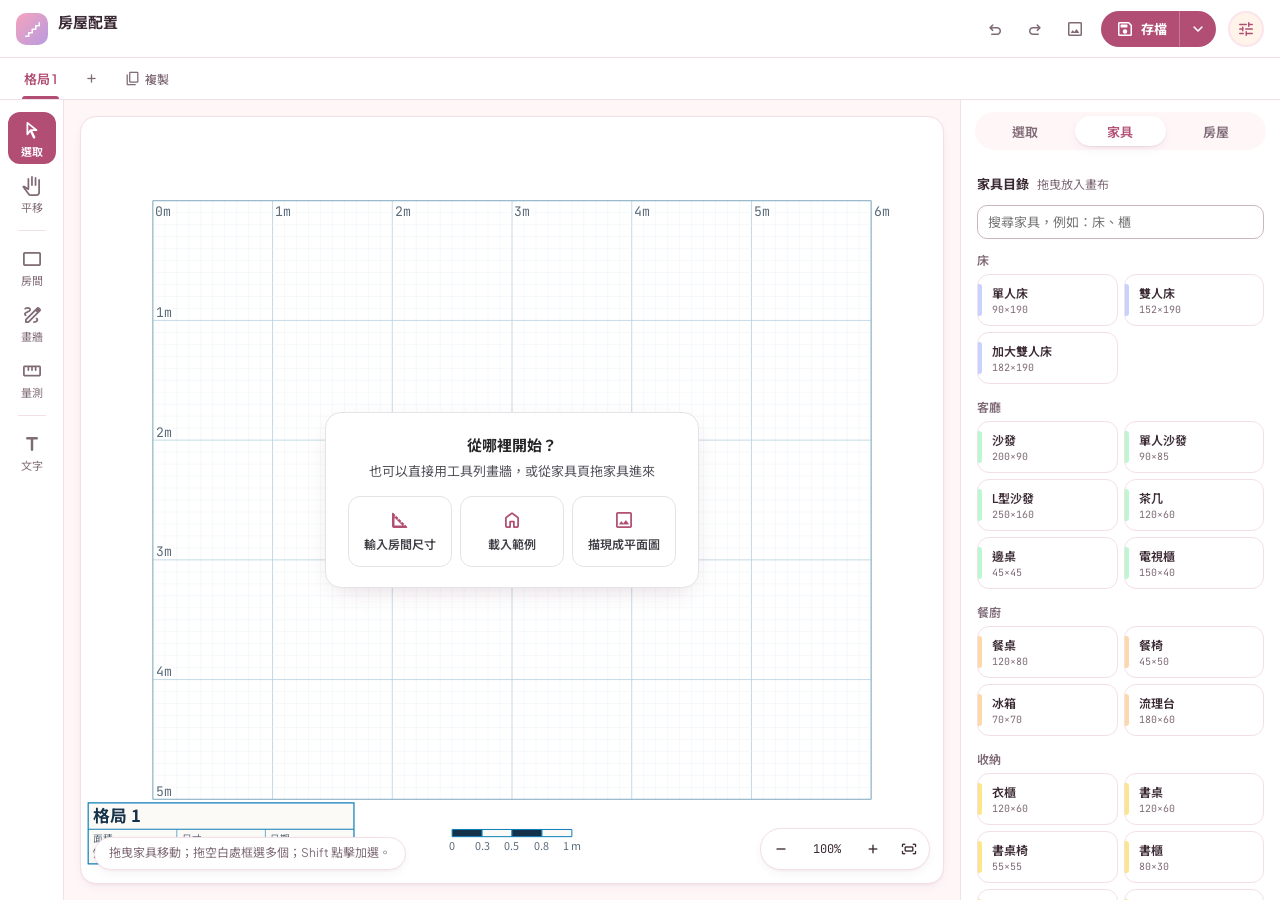
<file: index.html>
<!doctype html>
<html lang="zh-Hant">
<head>
<meta charset="utf-8">
<meta name="viewport" content="width=device-width, initial-scale=1">
<meta name="theme-color" content="#FFFFFF">
<title>房屋家具配置工具</title>
<script>
  // 配色與深淺色存本機；載入前套用，避免閃色
  (function(){
    var d = document.documentElement, p = 'candy', t = null;
    try { p = localStorage.getItem('roomplanner_palette') || 'candy'; t = localStorage.getItem('roomplanner_theme'); } catch(_){}
    if(['candy','rose','tiffany','lemon'].indexOf(p) < 0) p = 'candy';
    d.dataset.palette = p;
    d.dataset.theme = t ? t : (matchMedia('(prefers-color-scheme:dark)').matches ? 'dark' : 'light');
  })();
</script>
<link rel="preconnect" href="https://fonts.googleapis.com">
<link rel="preconnect" href="https://fonts.gstatic.com" crossorigin>
<link rel="stylesheet" href="https://fonts.googleapis.com/css2?family=Material+Symbols+Rounded:opsz,wght,FILL,GRAD@20..24,300,0,0&display=block">
<link href="https://fonts.googleapis.com/css2?family=Noto+Sans+TC:wght@400;500;700&family=Plus+Jakarta+Sans:wght@400;500;600;700&family=JetBrains+Mono:wght@400;500;600&display=swap" rel="stylesheet">
<link rel="stylesheet" href="style.css?v=33">
</head>
<body>
<header class="topbar">
  <div class="brand">
    <span class="logo" aria-hidden="true"><span class="msr">floor_plan</span></span>
    <span class="bname"><b>房屋配置</b><small class="savestate" id="saveState" aria-live="polite"></small></span>
  </div>
  <div class="toolgroups">
    <button id="btnUndo" class="ib" title="復原 (Ctrl+Z)" aria-label="復原"><span class="msr">undo</span></button>
    <button id="btnRedo" class="ib" title="重做 (Ctrl+Y)" aria-label="重做"><span class="msr">redo</span></button>
    <button id="btnCopy" class="ib" title="複製平面圖，可貼到 LINE／Discord" aria-label="複製圖"><span class="msr">image</span></button>
    <div class="more-wrap split">
      <button id="btnSave" class="primary" title="存成檔案（可再讀回續編）"><span class="msr">save</span><span class="lbl">存檔</span></button>
      <button id="btnMore" class="primary caret" aria-haspopup="true" aria-expanded="false" title="更多操作" aria-label="更多操作"><span class="msr">expand_more</span></button>
      <div class="menu" id="moreMenu" role="menu" hidden>
        <button id="btnExample" role="menuitem" title="載入三房兩廳範例"><span class="msr">other_houses</span><span class="lbl">載入範例</span></button>
        <button id="btnLoad" role="menuitem" title="讀取 .html / .json 續編"><span class="msr">folder_open</span><span class="lbl">讀取續編</span></button>
        <button id="btnShare" role="menuitem" title="複製分享連結"><span class="msr">link</span><span class="lbl">分享連結</span></button>
        <button id="btnLong" role="menuitem" title="下載含所有分頁的長圖"><span class="msr">view_agenda</span><span class="lbl">全分頁長圖</span></button>
        <button id="btnPrint" role="menuitem" title="列印 / 另存 PDF"><span class="msr">print</span><span class="lbl">列印 / PDF</span></button>
        <div class="menu-sep"></div>
        <button id="btnClear" class="danger" role="menuitem" title="清空目前分頁"><span class="msr">delete</span><span class="lbl">清空目前分頁</span></button>
      </div>
      <input type="file" id="fileInput" accept=".html,.json" hidden>
    </div>
    <button id="btnSidebar" class="ib mobile-only" title="顯示／隱藏面板" aria-label="面板"><span class="msr">view_sidebar</span></button>
    <div class="more-wrap">
      <button id="btnUser" class="avatar" aria-haspopup="true" aria-expanded="false" title="外觀與說明" aria-label="外觀與說明"><span class="msr">tune</span></button>
      <div class="menu" id="userMenu" role="menu" hidden>
        <p class="menu-title">外觀</p>
        <button id="btnTheme" role="menuitem"><span class="msr">dark_mode</span><span class="lbl">深色模式</span></button>
        <p class="menu-title">配色</p>
        <div class="pal-row" role="group" aria-label="配色">
          <button role="menuitemradio" data-pal="candy" title="糖果"><i class="dot"></i><span class="lbl">糖果</span></button>
          <button role="menuitemradio" data-pal="rose" title="玫瑰"><i class="dot"></i><span class="lbl">玫瑰</span></button>
          <button role="menuitemradio" data-pal="tiffany" title="蒂芬妮"><i class="dot"></i><span class="lbl">蒂芬妮</span></button>
          <button role="menuitemradio" data-pal="lemon" title="檸檬"><i class="dot"></i><span class="lbl">檸檬</span></button>
        </div>
        <div class="menu-sep"></div>
        <button id="btnHelp" role="menuitem" title="使用說明 / 快捷鍵"><span class="msr">help</span><span class="lbl">使用說明</span></button>
      </div>
    </div>
  </div>
</header>

<div id="helpOverlay" class="overlay" hidden>
  <div class="modal" role="dialog" aria-modal="true" aria-labelledby="helpTitle">
    <button class="modal-x" id="helpClose" aria-label="關閉"><span class="msr">close</span></button>
    <h2 id="helpTitle">使用說明</h2>
    <h3>模式（左側工具列）</h3>
    <ul>
      <li><b>選取</b>：拖家具移動；拖空白處框選多個；Shift 點擊加選。</li>
      <li><b>平移</b>：拖曳畫布；也可空白鍵／中鍵／雙指。</li>
      <li><b>房間</b>：拖一個方框生成四面牆；下方提示列可「輸入長寬」直接建。</li>
      <li><b>畫牆</b>：點起點再一路點下去連續畫，點回起點自動封閉，Esc 結束；預設水平／垂直，Shift 畫斜牆。選取牆可輸入精確長度。</li>
      <li><b>量測</b>：拖一條線量任意距離（cm）。</li>
    </ul>
    <h3>選取家具後</h3>
    <ul>
      <li>上方浮出小工具列：旋轉、再製、刪除（門可換開向）。</li>
      <li>四角控制點拖曳改大小、上方圓點旋轉（吸附 15°，Shift 自由）。</li>
      <li>自動顯示到周圍牆的間距；右側「選取」頁可輸入精確 cm、換色、加標籤。</li>
    </ul>
    <h3>快捷鍵</h3>
    <ul class="keys">
      <li><kbd>V</kbd> 選取　<kbd>H</kbd> 平移　<kbd>B</kbd> 房間　<kbd>W</kbd> 畫牆　<kbd>M</kbd> 量測　<kbd>T</kbd> 文字</li>
      <li><kbd>方向鍵</kbd> 微調（<kbd>Shift</kbd>=1cm）</li>
      <li><kbd>R</kbd> 旋轉 90°</li>
      <li><kbd>Ctrl</kbd>+<kbd>Z</kbd>/<kbd>Y</kbd> 復原／重做</li>
      <li><kbd>Ctrl</kbd>+<kbd>C</kbd>/<kbd>V</kbd>/<kbd>D</kbd> 複製／貼上／再製</li>
      <li><kbd>Ctrl</kbd>+<kbd>A</kbd> 全選</li>
      <li><kbd>Delete</kbd> 刪除　<kbd>Esc</kbd> 取消</li>
      <li>滾輪／雙指 縮放</li>
    </ul>
    <h3>其他（右側「房屋」頁）</h3>
    <ul>
      <li><b>房間面積</b>：勾選後牆圍出的每間房自動標坪數。</li>
      <li><b>空間健檢</b>：勾「標出太窄的走道」，圖上小於設定值的空隙會標紅並列出，點一下跳過去看。貼牆（距離 0）不算違規。</li>
      <li><b>水電符號</b>：插座／開關／網路孔是電氣圖示意符號，畫面大小為好辨識，非實際器具尺寸，也不列入走道計算。</li>
      <li><b>底圖描圖</b>：上傳現成平面圖→校準比例→描牆擺家具。</li>
      <li><b>分頁</b>：多方案並存對比；存檔旁的選單有<b>分享</b>連結、<b>長圖</b>含所有分頁、<b>列印</b>可另存 PDF。</li>
      <li><b>配色</b>：右上角圓鈕可切換深淺色與四組配色。</li>
    </ul>
  </div>
</div>

<nav class="tabbar" id="tabbar" aria-label="格局分頁"></nav>

<main class="layout">
  <nav class="dock" aria-label="工具">
    <button id="modeSelect" class="tool" aria-pressed="true" title="選取（V）" aria-keyshortcuts="V"><span class="msr">arrow_selector_tool</span><span>選取</span></button>
    <button id="modePan" class="tool" aria-pressed="false" title="平移（H）" aria-keyshortcuts="H"><span class="msr">pan_tool</span><span>平移</span></button>
    <hr>
    <button id="modeRoom" class="tool" aria-pressed="false" title="房間（B）" aria-keyshortcuts="B"><span class="msr">rectangle</span><span>房間</span></button>
    <button id="modeWall" class="tool" aria-pressed="false" title="畫牆（W）" aria-keyshortcuts="W"><span class="msr">draw</span><span>畫牆</span></button>
    <button id="modeMeasure" class="tool" aria-pressed="false" title="量測（M）" aria-keyshortcuts="M"><span class="msr">straighten</span><span>量測</span></button>
    <hr>
    <button id="addText" class="tool" title="文字（T）" aria-keyshortcuts="T"><span class="msr">title</span><span>文字</span></button>
  </nav>

  <div class="canvas-wrap">
    <svg id="board" xmlns="http://www.w3.org/2000/svg" preserveAspectRatio="xMidYMid meet"></svg>
    <div id="emptyHint" class="empty-hint start" hidden>
      <h3>從哪裡開始？</h3>
      <p>也可以直接用工具列畫牆，或從家具頁拖家具進來</p>
      <div class="start-btns">
        <button type="button" id="startRoom"><span class="msr">square_foot</span>輸入房間尺寸</button>
        <button type="button" id="startExample"><span class="msr">home</span>載入範例</button>
        <button type="button" id="startTrace"><span class="msr">image</span>描現成平面圖</button>
      </div>
    </div>
    <div id="ctxBar" class="ctx-bar" role="toolbar" aria-label="選取物件操作" hidden></div>
    <p class="mode-hint" id="modeHint">拖曳家具移動；拖空白處框選多個；Shift 點擊加選。</p>
    <div class="zoom-ctl" role="group" aria-label="縮放">
      <button id="zoomOut" aria-label="縮小"><span class="msr">remove</span></button>
      <button id="zoomLabel" class="num" title="重設縮放">100%</button>
      <button id="zoomIn" aria-label="放大"><span class="msr">add</span></button>
      <button id="zoomFit" title="符合視窗" aria-label="符合視窗"><span class="msr">fit_screen</span></button>
    </div>
    <div id="toast" class="toast" role="status" aria-live="polite"></div>
  </div>

  <aside class="insp" aria-label="檢視面板">
    <div class="itabs" role="tablist">
      <button role="tab" data-insp="sel" aria-selected="false">選取</button>
      <button role="tab" data-insp="furn" aria-selected="true">家具</button>
      <button role="tab" data-insp="house" aria-selected="false">房屋</button>
    </div>

    <div class="ipane" data-pane="sel" hidden>
      <section class="panel" id="editorSection">
        <h2>編輯選取</h2>
        <div id="editor"><p class="hint">點選畫布上的家具／牆／文字來編輯。</p></div>
        <p class="hint">滾輪縮放；空白鍵或中鍵拖曳平移。</p>
      </section>
    </div>

    <div class="ipane" data-pane="furn">
      <section class="panel">
        <h2>家具目錄 <span class="sub">拖曳放入畫布</span></h2>
        <input type="search" id="catSearch" placeholder="搜尋家具，例如：床、櫃" aria-label="搜尋家具">
        <div id="catalog"></div>
      </section>
    </div>

    <div class="ipane" data-pane="house" hidden>
      <section class="panel">
        <h2>房屋尺寸</h2>
        <div class="row">
          <label>寬 <input type="number" id="areaW" class="num" min="100" max="3000" step="10"> cm</label>
          <label>深 <input type="number" id="areaH" class="num" min="100" max="3000" step="10"> cm</label>
        </div>
        <p class="pyeong num" id="pyeong">0 坪</p>
        <div class="row">
          <label>格線 <select id="gridSel">
            <option value="5">5 cm</option>
            <option value="10" selected>10 cm</option>
            <option value="25">25 cm</option>
            <option value="50">50 cm</option>
          </select></label>
          <label class="chk"><input type="checkbox" id="snapChk" checked> 吸附格線</label>
        </div>
        <label class="chk"><input type="checkbox" id="areaChk"> 顯示房間面積</label>
        <label class="chk"><input type="checkbox" id="titleChk" checked> 顯示圖框標題</label>
      </section>

      <section class="panel card tint">
        <h2>空間健檢 <span class="sub">走道夠不夠寬</span></h2>
        <label class="chk"><input type="checkbox" id="clearChk"> 標出太窄的走道</label>
        <div class="row gap-top">
          <label>最少 <input type="number" id="clearMin" class="num" min="30" max="300" step="5" value="70"> cm</label>
          <select id="clearPreset">
            <option value="">自訂</option>
            <option value="60">60・側身勉強過</option>
            <option value="70" selected>70・一個人好走</option>
            <option value="90">90・標準走道</option>
            <option value="120">120・兩人並行</option>
          </select>
        </div>
        <div id="healthOut"><p class="hint">勾選後檢查走道寬度與門前、馬桶前等常見淨空。</p></div>
      </section>

      <section class="panel">
        <h2>底圖描圖 <span class="sub">選用</span></h2>
        <input type="file" id="bgInput" accept="image/*" hidden>
        <button class="toolwide" id="bgUpload"><span class="msr">upload</span><span>上傳平面圖</span></button>
        <div id="bgCtl" class="gap-top" hidden>
          <label class="range">透明度 <input type="range" id="bgOpacity" min="0.1" max="1" step="0.1" value="0.5"></label>
          <div class="row gap-top">
            <button class="toolwide grow" id="bgCalib"><span class="msr">straighten</span><span>校準比例</span></button>
            <button class="toolwide del" id="bgRemove">移除</button>
          </div>
        </div>
        <p class="hint">上傳現成平面圖→校準比例→在上面描牆、擺家具。</p>
      </section>
    </div>
  </aside>
</main>

<script src="app.js?v=33" defer></script>
</body>
</html>
</file>
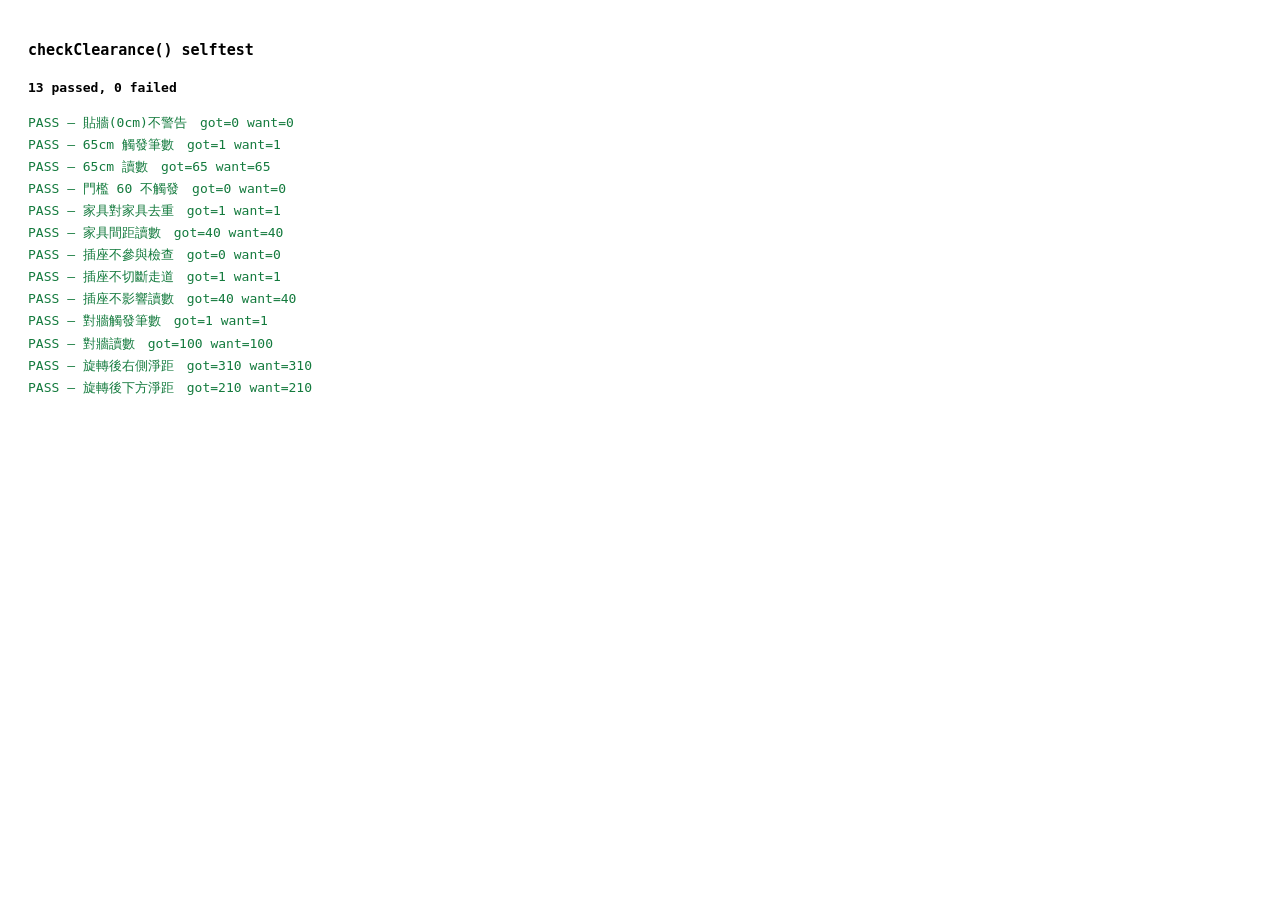
<file: selftest.html>
<!doctype html>
<html lang="zh-Hant">
<head><meta charset="utf-8"><title>走道檢查 selftest</title>
<style>body{font-family:ui-monospace,monospace;padding:20px;font-size:13px;line-height:1.7}
.p{color:#137a3d}.f{color:#c2185b;font-weight:700}h1{font-size:15px}</style></head>
<body>
<h1>checkClearance() selftest</h1>
<div id="out">執行中…</div>
<script src="app.js"></script>
<script>
// app.js 無 #board 時 init() 直接 return，只留函式可測。
const area = {w:400, h:300}, grid = 10;
const F = (id,type,x,y,w,d,rot) => ({id, type, x, y, w, d, rot:rot||0, label:''});
let pass = 0, fail = 0; const rows = [];
function eq(name, got, want){
  const ok = JSON.stringify(got) === JSON.stringify(want);
  ok ? pass++ : fail++;
  rows.push(`<div class="${ok?'p':'f'}">${ok?'PASS':'FAIL'} — ${name}　got=${JSON.stringify(got)} want=${JSON.stringify(want)}</div>`);
}

// 1) 沙發貼左上牆：淨距 0 是刻意配置，不得警告
eq('貼牆(0cm)不警告', checkClearance([F('a','沙發',0,0,200,90)], [], area, grid, 70).length, 0);

// 2) 餐桌右側離牆 65cm，門檻 70 → 1 筆、數值 65
{ const v = checkClearance([F('a','餐桌',215,0,120,80)], [], area, grid, 70);
  eq('65cm 觸發筆數', v.length, 1);
  eq('65cm 讀數', v[0] && Math.round(v[0].gap), 65); }

// 3) 同一張圖，門檻降到 60 → 不觸發
eq('門檻 60 不觸發', checkClearance([F('a','餐桌',215,0,120,80)], [], area, grid, 60).length, 0);

// 4) 家具對家具相距 40cm：兩邊各算一次，去重後只報 1 筆
{ const v = checkClearance([F('a','衣櫃',0,0,100,60), F('b','書桌',140,0,100,60)], [], area, grid, 70);
  eq('家具對家具去重', v.length, 1);
  eq('家具間距讀數', v[0] && Math.round(v[0].gap), 40); }

// 5) 水電符號不當障礙物、也不被檢查
eq('插座不參與檢查', checkClearance([F('a','插座',150,0,15,8)], [], area, grid, 70).length, 0);
{ const v = checkClearance([F('a','衣櫃',0,0,100,60), F('p','插座',120,0,15,8), F('b','書桌',140,0,100,60)], [], area, grid, 70);
  eq('插座不切斷走道', v.length, 1);
  eq('插座不影響讀數', v[0] && Math.round(v[0].gap), 40); }

// 6) 牆也是障礙物：內牆 x=200 往 + 側填滿一格（厚 10 → 牆面 200/210），衣櫃右緣 100 → 淨距 100
{ const v = checkClearance([F('a','衣櫃',0,0,100,60)], [{id:'w1',x1:200,y1:0,x2:200,y2:300}], area, grid, 120);
  eq('對牆觸發筆數', v.length, 1);
  eq('對牆讀數', v[0] && Math.round(v[0].gap), 100); }

// 7) 旋轉 90° 家具用視覺外框：衣櫃 120×60 轉 90 → 外框 60×120（x 30..90、y -30..90）
{ const g = clearanceGaps([F('a','衣櫃',0,0,120,60,90)], [], area, grid);
  const R = g.find(x => x.side==='R'), B = g.find(x => x.side==='B');
  eq('旋轉後右側淨距', R && Math.round(R.gap), 310);   // 400-90
  eq('旋轉後下方淨距', B && Math.round(B.gap), 210); } // 300-90

document.getElementById('out').innerHTML =
  `<p><b>${pass} passed, ${fail} failed</b></p>` + rows.join('');
</script>
</body>
</html>
</file>
<file: style.css>
/* 設計方向：比照收工的糖果風。四組配色 × 深淺色，各組只有一個強調色（--primary），品牌漸層只用在標誌。
   圓角規則：控件 10px、容器（畫布／面板卡／選單／彈窗）16px、主按鈕與提示膠囊全圓。畫布恆為白紙，紅色只用於刪除與警示。 */

/* ---- 配色（值與收工共用；--shadow 這裡是 rgb 三元組，給 rgba(var(--shadow),a) 用） ---- */
html[data-palette="candy"]{
  --bg:#fff6f8; --card:#ffffff; --text:#3b2a34; --muted:#7f6a76; --border:#f3dfe6;
  --primary:#b24e73; --primary-dark:#9a4062; --primary-light:#fce4ec; --on-primary:#ffffff;
  --danger:#c93a3a; --danger-light:#fbe3e1; --tint:#fff3ea;
  --brand-from:#f5a3bd; --brand-to:#b79be0; --input-bg:#ffffff; --shadow:120,60,90;
  --canvas-accent:#b24e73;   /* 畫布恆白：控制點固定用淺色版主色，深色模式不翻 */
}
html[data-palette="candy"][data-theme="dark"]{
  --bg:#1d1720; --card:#271f2a; --text:#f3e8ef; --muted:#b39cae; --border:#3b2f3e;
  --primary:#f4a3c0; --primary-dark:#ea8bb0; --primary-light:#3d2230; --on-primary:#3a1426;
  --danger:#f58f8f; --danger-light:#3d1c1c; --tint:#322626;
  --brand-from:#f7a8c0; --brand-to:#c9a8f0; --input-bg:#221a25; --shadow:0,0,0;
}
html[data-palette="rose"]{
  --bg:#fbf5f3; --card:#ffffff; --text:#4a3432; --muted:#8f6f6a; --border:#f0e1dc;
  --primary:#a85d63; --primary-dark:#8e4c52; --primary-light:#f8e8e8; --on-primary:#ffffff;
  --danger:#b8434b; --danger-light:#f9e1e2; --tint:#fbf0ec;
  --brand-from:#e8a0a6; --brand-to:#c9a06b; --input-bg:#ffffff; --shadow:92,61,56;
  --canvas-accent:#a85d63;
}
html[data-palette="rose"][data-theme="dark"]{
  --bg:#1f1719; --card:#2a2023; --text:#f3e6e6; --muted:#b89a9c; --border:#3d2d31;
  --primary:#e8a3a8; --primary-dark:#d98d93; --primary-light:#3d2529; --on-primary:#3a1d20;
  --danger:#f2959b; --danger-light:#3d1d20; --tint:#2f2325;
  --brand-from:#f0b5ba; --brand-to:#e6c394; --input-bg:#251c1f; --shadow:0,0,0;
}
html[data-palette="tiffany"]{
  --bg:#f2fbfa; --card:#ffffff; --text:#173b39; --muted:#5b7f7c; --border:#d5efec;
  --primary:#0b7f7a; --primary-dark:#08665f; --primary-light:#d4f3f0; --on-primary:#ffffff;
  --danger:#c8455a; --danger-light:#fbe2e7; --tint:#ecf9f7;
  --brand-from:#81d8d0; --brand-to:#0b7f7a; --input-bg:#ffffff; --shadow:23,59,57;
  --canvas-accent:#0b7f7a;
}
html[data-palette="tiffany"][data-theme="dark"]{
  --bg:#0f1d1d; --card:#162827; --text:#e3f4f2; --muted:#93b8b4; --border:#234140;
  --primary:#7fd8cf; --primary-dark:#63c4ba; --primary-light:#163d3a; --on-primary:#063532;
  --danger:#f49aab; --danger-light:#3d1d25; --tint:#17302e;
  --brand-from:#a6e6df; --brand-to:#7fd8cf; --input-bg:#122221; --shadow:0,0,0;
}
html[data-palette="lemon"]{
  --bg:#fffbee; --card:#ffffff; --text:#3b3320; --muted:#857a5c; --border:#f2e8c6;
  --primary:#2a8466; --primary-dark:#226c53; --primary-light:#e2f3ea; --on-primary:#ffffff;  /* 黃色當字在白底不到 3:1 → 黃做底，薄荷綠做強調 */
  --danger:#c24b4b; --danger-light:#fbe3e1; --tint:#fff6d6;
  --brand-from:#f5d36b; --brand-to:#6cc4a4; --input-bg:#ffffff; --shadow:80,65,20;
  --canvas-accent:#2a8466;
}
html[data-palette="lemon"][data-theme="dark"]{
  --bg:#1c1a12; --card:#262318; --text:#f3ecd6; --muted:#b3a77f; --border:#3a3523;
  --primary:#8fd6bb; --primary-dark:#74c3a6; --primary-light:#1f3a2f; --on-primary:#0a2e22;
  --danger:#f2958f; --danger-light:#3d1d1b; --tint:#2c2814;
  --brand-from:#f7dc85; --brand-to:#8fd6bb; --input-bg:#201d14; --shadow:0,0,0;
}
/* 下方規則沿用的語意名稱，全部接到配色 token */
:root{
  color-scheme:light;
  --paper:var(--card);       /* 面板底 */
  --paper-2:var(--bg);       /* 畫布外底 */
  --surface-2:var(--input-bg);
  --ink:var(--text);
  --line:var(--border);
  --line2:color-mix(in srgb,var(--border),var(--muted) 35%);  /* 控件邊框需比分隔線明顯 */
  --accent:var(--primary);
  --accent-d:var(--primary-dark);
  --accent-soft:var(--primary-light);
  --on-accent:var(--on-primary);
  --action:var(--primary);
  --action-d:var(--primary-dark);
  --hover-bg:var(--primary-light);
  --chip-bg:var(--bg);
  --soft:var(--bg);
  --text-strong:#334155;     /* 畫布文字（固定，畫布恆為白紙） */
  --ink-dim:#5A6B7B;
  --toast-bg:var(--text);
  --r-ctl:10px;
  --radius:16px;
  --mono:'JetBrains Mono',ui-monospace,SFMono-Regular,Menlo,monospace;
  --sans:'Plus Jakarta Sans','Noto Sans TC',system-ui,sans-serif;
}
:root[data-theme="dark"]{color-scheme:dark}
/* 深色時畫布微降白，減少暗房眩光；匯出仍自帶純白 */
:root[data-theme="dark"] #board{background:#F0F1F3}
*{box-sizing:border-box}
html,body{height:100%}
body{
  margin:0; background:var(--paper-2); color:var(--ink);
  font-family:var(--sans); font-size:14px; display:flex; flex-direction:column;
  -webkit-font-smoothing:antialiased;
}
.num,#pyeong,input.num,#zoomLabel{font-family:var(--mono); font-variant-numeric:tabular-nums}
button{font-family:inherit}
button:active{transform:scale(.97)}
.msr{
  font-family:"Material Symbols Rounded"; font-weight:normal; font-style:normal; font-size:20px; line-height:1;
  display:inline-block; width:1em; overflow:hidden; text-align:center; white-space:nowrap; direction:ltr;
  font-feature-settings:"liga"; -webkit-font-smoothing:antialiased; user-select:none; flex-shrink:0;
}

/* ---- top bar ---- */
.topbar{
  display:flex; align-items:center; justify-content:space-between; gap:12px;
  height:58px; padding:0 16px; background:var(--paper); color:var(--ink); flex-wrap:nowrap;
  border-bottom:1px solid var(--line);
}
.brand{display:flex; align-items:center; gap:10px; min-width:0}
.logo{
  width:32px; height:32px; border-radius:10px; display:grid; place-items:center; flex-shrink:0; color:#fff;
  background:linear-gradient(135deg,var(--brand-from),var(--brand-to));
}
.logo .msr{font-size:20px}
.bname{display:flex; flex-direction:column; line-height:1.2; white-space:nowrap}
.bname b{font-size:15px; font-weight:700}
.savestate{font-family:var(--mono); font-size:11px; color:var(--muted); font-weight:400; min-height:13px}
.toolgroups{display:flex; gap:4px; flex:1; align-items:center; justify-content:flex-end; min-width:0}
.topbar button{
  display:inline-flex; align-items:center; justify-content:center; gap:6px; background:transparent; color:var(--muted);
  border:0; padding:0; height:36px; cursor:pointer;
  font-size:13px; white-space:nowrap; transition:background .15s,color .15s,transform .1s;
}
.topbar .ib{width:36px; border-radius:var(--r-ctl)}
.topbar .ib:hover{background:var(--hover-bg); color:var(--accent)}
/* 存檔分裂鈕：左主動作、右開選單，合起來一顆膠囊 */
.split{display:flex; margin:0 4px}
.topbar .split > button.primary{background:var(--action); color:var(--on-accent); font-weight:700}
.topbar .split > button.primary:hover{background:var(--action-d)}
#btnSave{border-radius:999px 0 0 999px; padding:0 12px 0 14px}
#btnMore{border-radius:0 999px 999px 0; padding:0 8px; border-left:1px solid color-mix(in srgb,var(--on-accent) 25%,transparent)}
#btnMore .msr{transition:transform .15s}
#btnMore[aria-expanded="true"] .msr{transform:rotate(180deg)}
.topbar .avatar{
  width:36px; border-radius:50%; border:2px solid var(--accent-soft); background:var(--tint); color:var(--accent); margin-left:4px;
}
.topbar .avatar:hover,.topbar .avatar[aria-expanded="true"]{border-color:var(--accent)}

/* ---- tab bar ---- */
.tabbar{
  display:flex; align-items:stretch; gap:4px; padding:0 12px; background:var(--paper);
  overflow-x:auto; border-bottom:1px solid var(--line); min-height:42px;
}
.tab{
  position:relative; display:flex; align-items:center; gap:6px; padding:0 12px;
  color:var(--muted); cursor:pointer; font-size:13px; font-weight:600; white-space:nowrap; transition:color .15s;
}
.tab:hover{color:var(--ink)}
.tab.active{color:var(--accent)}
.tab.active::after{content:""; position:absolute; left:10px; right:10px; bottom:0; height:3px; border-radius:3px 3px 0 0; background:var(--accent)}
.tab .tabx{display:inline-flex; border:none; background:transparent; cursor:pointer; color:inherit; opacity:.5; padding:2px; border-radius:6px}
.tab .tabx:hover{opacity:1; color:var(--danger); background:var(--danger-light)}
.tab .tabx .msr{font-size:15px}
.tabbtn{
  display:inline-flex; align-items:center; gap:4px; align-self:center; border:none; background:transparent;
  color:var(--muted); cursor:pointer; border-radius:999px; padding:0 10px; height:30px; font-size:12px; font-weight:500;
}
.tabbtn:hover{background:var(--hover-bg); color:var(--accent)}
.tabbtn .msr{font-size:17px}

/* ---- layout：左工具塢｜畫布｜右檢視面板 ---- */
.layout{flex:1; display:flex; min-height:0}
.dock{
  width:64px; flex-shrink:0; display:flex; flex-direction:column; align-items:center; gap:4px; padding:12px 0;
  background:var(--paper); border-right:1px solid var(--line); overflow-y:auto;
}
.dock hr{width:28px; border:0; border-top:1px solid var(--line); margin:6px 0}
.tool{
  width:48px; display:flex; flex-direction:column; align-items:center; gap:2px; padding:7px 0 5px;
  border:0; background:transparent; border-radius:12px; cursor:pointer;
  font-size:11px; color:var(--muted); transition:background .15s,color .15s,transform .1s;
}
.tool .msr{font-size:22px}
.tool:hover{background:var(--hover-bg); color:var(--accent)}
.tool[aria-pressed="true"]{background:var(--action); color:var(--on-accent); font-weight:600}

.insp{
  width:320px; flex-shrink:0; background:var(--paper); border-left:1px solid var(--line);
  display:flex; flex-direction:column; min-height:0;
}
.itabs{display:grid; grid-template-columns:repeat(3,1fr); gap:4px; margin:12px 14px 4px; padding:4px; background:var(--soft); border-radius:999px; flex-shrink:0}
.itabs button{border:0; background:transparent; border-radius:999px; height:30px; font-size:13px; font-weight:600; color:var(--muted); cursor:pointer; transition:background .15s,color .15s}
.itabs button:hover{color:var(--ink)}
.itabs button[aria-selected="true"]{background:var(--paper); color:var(--accent); box-shadow:0 1px 2px rgba(var(--shadow),.10),0 4px 14px -6px rgba(var(--shadow),.18)}
.ipane{flex:1; overflow-y:auto; padding:4px 16px 16px}
.ipane[hidden]{display:none}
.panel{padding:16px 0 18px; border-bottom:1px solid var(--line)}
.panel:last-child{border-bottom:none}
/* 點綴卡（空間健檢）：淡色底、圓角 16 */
.panel.card{border:0; border-radius:var(--radius); background:var(--tint); padding:14px; margin:12px 0}
.panel h2{
  font-size:13px; margin:0 0 12px; color:var(--ink); font-weight:700;
  display:flex; align-items:baseline; gap:8px;
}
.panel h2 .sub{font-size:12px; color:var(--muted); font-weight:400}
.row{display:flex; gap:10px; margin-bottom:10px; flex-wrap:wrap; align-items:center}
.gap-top{margin-top:10px}
label{display:flex; align-items:center; gap:6px; color:var(--muted); font-size:12px}
label.chk{cursor:pointer; color:var(--ink); font-size:13px; padding:3px 0}
label.range{gap:8px}
label.range input{flex:1}
input[type=checkbox],input[type=range]{accent-color:var(--accent)}
input[type=checkbox]{width:15px; height:15px; margin:0}
input[type=number],select,input[type=text],input[type=search]{
  font-family:inherit; font-size:13px; height:34px; padding:0 10px; border:1px solid var(--line2);
  border-radius:var(--r-ctl); background:var(--surface-2); color:var(--ink); width:74px;
  transition:border-color .15s,box-shadow .15s;
}
input[type=number]:hover,select:hover,input[type=text]:hover,input[type=search]:hover{border-color:var(--muted)}
input[type=number]:focus,select:focus,input[type=text]:focus,input[type=search]:focus{outline:none; border-color:var(--accent); box-shadow:0 0 0 3px var(--accent-soft)}
input.num{font-family:var(--mono)}
input[type=text],input[type=search]{width:100%; font-family:var(--sans)}
.pyeong{margin:2px 0 14px; font-size:24px; font-weight:700; color:var(--ink); letter-spacing:-.3px}
.hint{font-size:12px; color:var(--muted); margin:8px 0 0; line-height:1.6}
:focus-visible{outline:2px solid var(--accent); outline-offset:2px}

/* ---- 空間健檢 ---- */
#clearMin{width:70px}
#clearPreset{flex:1; width:auto; min-width:118px}
.health-ok{margin:10px 0 0; font-size:12px; color:var(--muted)}
.health-warn{display:inline-block; margin:10px 0 6px; font-size:12px; font-weight:600; color:var(--danger); background:var(--danger-light); padding:3px 10px; border-radius:999px}
.healthlist{list-style:none; margin:0; padding:0; display:flex; flex-direction:column; gap:4px; max-height:190px; overflow-y:auto}
.healthlist button{
  width:100%; text-align:left; font-size:12px; line-height:1.45; cursor:pointer;
  padding:6px 8px 6px 10px; border:1px solid var(--line); border-left:3px solid var(--danger);
  border-radius:var(--r-ctl); background:var(--surface-2); color:var(--ink);
}
.healthlist button:hover{background:var(--hover-bg)}

.toolwide{
  width:100%; display:flex; align-items:center; justify-content:center; gap:7px;
  height:36px; padding:0 12px; border:1px solid var(--line2); background:var(--surface-2); border-radius:var(--r-ctl);
  cursor:pointer; font-size:13px; font-weight:600; color:var(--ink); transition:background .15s,border-color .15s,color .15s,transform .1s;
}
.toolwide:hover{border-color:var(--accent); color:var(--accent)}
.toolwide .msr{font-size:18px}
.toolwide.grow{flex:1}
.toolwide.del{flex:0 0 auto; width:auto; border-color:var(--danger); color:var(--danger)}
.toolwide.del:hover{background:var(--danger-light)}

/* ---- catalog ---- */
#catSearch{margin-bottom:12px}
#catalog .cat-group{margin-bottom:14px}
#catalog [hidden]{display:none}
.cat-title{font-size:12px; color:var(--muted); margin:0 0 6px; font-weight:600}
.cat-items{display:grid; grid-template-columns:1fr 1fr; gap:6px}
.furn-chip{
  position:relative; display:flex; flex-direction:column; gap:2px; padding:9px 10px 9px 14px; border-radius:12px;
  border:1px solid var(--line); cursor:grab; background:var(--surface-2); transition:border-color .12s,box-shadow .12s,transform .1s; user-select:none; touch-action:none;
}
.chipx{
  position:absolute; top:4px; right:4px; width:18px; height:18px; line-height:1; border:none;
  background:var(--chip-bg); color:var(--muted); border-radius:6px; cursor:pointer; font-size:14px; padding:0;
}
.chipx:hover{background:var(--danger); color:#fff}
.furn-chip:hover{border-color:var(--accent); box-shadow:0 1px 2px rgba(var(--shadow),.06),0 4px 14px -6px rgba(var(--shadow),.16)}
.furn-chip:active{cursor:grabbing; transform:scale(.97)}
/* 色票改成左側色條，讓名稱與尺寸成為主角 */
.furn-chip .swatch{position:absolute; left:0; top:9px; bottom:9px; width:4px; height:auto; border-radius:0 3px 3px 0; margin:0}
.furn-chip .nm{font-size:12px; font-weight:600; color:var(--ink)}
.furn-chip .dim{font-size:10px; color:var(--muted); font-family:var(--mono)}

/* ---- inspector editor ---- */
#editor .selrow{display:flex; gap:8px; align-items:center; margin-bottom:9px; flex-wrap:wrap}
#editor .seltitle{font-weight:700; font-size:15px}
#editor .hint{margin:0}
#editor button{
  font-size:12px; font-weight:600; padding:0 12px; height:34px; border-radius:var(--r-ctl); cursor:pointer;
  border:1px solid var(--line2); background:var(--surface-2); color:var(--ink); transition:border-color .15s,background .15s,color .15s,transform .1s;
}
#editor button:hover{border-color:var(--accent); color:var(--accent)}
#editor button.del{border-color:var(--danger); color:var(--danger)}
#editor button.del:hover{background:var(--danger-light)}
#editor .swatches{gap:5px}
#editor .sw{width:24px; height:24px; padding:0; border-radius:50%; border:1px solid rgba(var(--shadow),.15)}
#editor .sw:hover{border-color:var(--paper); box-shadow:0 0 0 2px var(--accent)}
#editor .sw.reset{background:var(--surface-2); color:var(--muted); border-color:var(--line2)}

/* ---- canvas ---- */
.canvas-wrap{flex:1; min-width:0; position:relative; display:flex; padding:16px; background:var(--paper-2)}
#board{
  width:100%; height:100%; background:#fff; border:1px solid var(--line);
  border-radius:var(--radius); box-shadow:0 1px 2px rgba(var(--shadow),.05),0 4px 14px -6px rgba(var(--shadow),.14); touch-action:none;
}
#board .grid{pointer-events:none}
#board text{font-family:'Noto Sans TC',system-ui,sans-serif}   /* 與匯出檔同字型 */
#board g.furn text{font-weight:500; fill:var(--text-strong)}
#board text.dim{font-family:var(--mono); font-variant-numeric:tabular-nums; fill:var(--ink-dim)}
#board g.furn,#board g.txt{cursor:move}
#board g.wall{cursor:move}
#board.mode-wall{cursor:crosshair}
#board.mode-pan{cursor:grab}
#board .handle{cursor:nwse-resize; fill:#fff; stroke:var(--canvas-accent); stroke-width:1.5; vector-effect:non-scaling-stroke}
#board .handle.rot{cursor:grab; fill:var(--canvas-accent)}
#board .wend{cursor:move; fill:#fff; stroke:var(--canvas-accent); stroke-width:1.5; vector-effect:non-scaling-stroke}
#board .marquee{fill:var(--canvas-accent); fill-opacity:.10; stroke:var(--canvas-accent); stroke-width:1; vector-effect:non-scaling-stroke; stroke-dasharray:6 4}
#board .guide{stroke:#C2352A; stroke-width:1; vector-effect:non-scaling-stroke; pointer-events:none; stroke-dasharray:4 3}

/* empty-state hint（畫布恆白，用固定淺色） */
.empty-hint{
  position:absolute; left:50%; top:50%; transform:translate(-50%,-50%); pointer-events:none;
  color:#52525B; font-size:13px; line-height:1.6; text-align:center; background:#fff;
  padding:14px 22px; border:1px dashed #D4D4D8; border-radius:var(--radius);
}
.empty-hint b{color:var(--canvas-accent); font-weight:600}
.empty-hint[hidden]{display:none}
/* 空白格局：三種開始方式（畫布恆白，按鈕用固定淺色＋主色） */
.empty-hint.start{pointer-events:auto; padding:20px 22px; border-style:solid; border-color:#E4E4E7; box-shadow:0 8px 24px -10px rgba(var(--shadow),.25)}
.empty-hint h3{margin:0 0 4px; font-size:15px; color:#27272A}
.empty-hint p{margin:0 0 14px}
.start-btns{display:grid; grid-template-columns:repeat(3,1fr); gap:8px}
.start-btns button{
  display:flex; flex-direction:column; align-items:center; gap:4px; padding:12px 10px; min-width:104px; border-radius:12px; cursor:pointer;
  border:1px solid #E4E4E7; background:#fff; color:#3F3F46; font:inherit; font-size:12px; font-weight:600; transition:border-color .15s,color .15s,transform .1s;
}
.start-btns button:hover{border-color:var(--canvas-accent); color:var(--canvas-accent)}
.start-btns button:active{transform:scale(.97)}
.start-btns .msr{font-size:22px; color:var(--canvas-accent)}

/* 選取浮動工具列 */
.ctx-bar{
  position:absolute; z-index:25; display:flex; align-items:center; gap:2px; padding:3px;
  background:var(--paper); border:1px solid var(--line); border-radius:999px;
  box-shadow:0 1px 2px rgba(var(--shadow),.06),0 6px 18px -6px rgba(var(--shadow),.22);
}
.ctx-bar[hidden]{display:none}
.ctx-bar button{width:34px; height:34px; display:inline-flex; align-items:center; justify-content:center; border:none; border-radius:999px; background:transparent; color:var(--ink); cursor:pointer}
.ctx-bar button:hover{background:var(--hover-bg); color:var(--accent)}
.ctx-bar button[data-act=del]:hover{background:var(--danger-light); color:var(--danger)}
.ctx-bar .msr{font-size:19px}
.ctx-bar .cnt{padding:0 8px 0 10px; font-size:12px; color:var(--muted)}
.ctx-bar .len{gap:4px; padding-left:6px}
.ctx-bar .len input{width:78px; height:30px; font-family:var(--mono)}
.ctx-bar .len em{font-style:normal; color:var(--muted); font-size:12px; margin-right:4px}

/* 模式提示膠囊（畫布左下） */
.mode-hint{
  position:absolute; left:30px; bottom:30px; z-index:20; margin:0; max-width:calc(100% - 260px);
  padding:7px 14px; background:var(--paper); border:1px solid var(--line); border-radius:999px;
  color:var(--muted); font-size:12px; line-height:1.4; pointer-events:none;
  box-shadow:0 1px 2px rgba(var(--shadow),.05),0 4px 14px -6px rgba(var(--shadow),.14);
}
.mode-hint button{
  pointer-events:auto; margin-left:4px; padding:3px 10px; border-radius:999px; border:1px solid var(--accent);
  background:var(--hover-bg); color:var(--accent); font:inherit; font-weight:600; cursor:pointer;
}
.mode-hint button:hover{background:var(--accent); color:var(--on-accent)}

/* ---- zoom control ---- */
.zoom-ctl{
  position:absolute; right:30px; bottom:30px; z-index:20; display:flex; align-items:center; gap:2px; padding:3px;
  background:var(--paper); border:1px solid var(--line); border-radius:999px;
  box-shadow:0 1px 2px rgba(var(--shadow),.05),0 4px 14px -6px rgba(var(--shadow),.14);
}
.zoom-ctl button{
  min-width:34px; height:34px; display:inline-flex; align-items:center; justify-content:center; border-radius:999px;
  border:none; background:transparent; color:var(--ink); cursor:pointer; font-family:var(--mono); font-size:12px; transition:background .15s,color .15s;
}
.zoom-ctl button:hover{background:var(--hover-bg); color:var(--accent)}
.zoom-ctl .msr{font-size:18px}
#zoomLabel{min-width:54px}

/* ---- palette drag ghost ---- */
.drag-ghost{position:fixed; z-index:60; pointer-events:none; transform:translate(-50%,-50%); opacity:.9; width:96px; box-shadow:0 8px 24px rgba(24,24,27,.22)}

/* ---- toast ---- */
.toast{
  position:absolute; left:50%; bottom:26px; transform:translateX(-50%) translateY(8px);
  background:var(--toast-bg); color:var(--paper); padding:8px 16px; border-radius:999px; font-size:13px;
  opacity:0; pointer-events:none; transition:opacity .2s,transform .25s cubic-bezier(.16,1,.3,1); white-space:nowrap; box-shadow:0 8px 24px rgba(24,24,27,.22);
}
.toast.show{opacity:1; transform:translateX(-50%) translateY(0)}

/* ---- help modal ---- */
.overlay{
  position:fixed; inset:0; z-index:100; background:rgba(9,9,11,.45);
  display:flex; align-items:center; justify-content:center; padding:20px;
  animation:fade .15s ease-out;
}
.overlay[hidden]{display:none}   /* 蓋過 .overlay 的 display:flex，hidden 才真正隱藏 */
.modal{
  position:relative; background:var(--paper); border:1px solid var(--line); border-radius:var(--radius); max-width:560px; width:100%;
  max-height:86vh; overflow-y:auto; padding:24px 28px; box-shadow:0 24px 64px rgba(9,9,11,.28);
  animation:rise .22s cubic-bezier(.16,1,.3,1);
}
.modal h2{margin:0 0 14px; font-size:18px}
.modal h3{margin:20px 0 6px; font-size:13px; color:var(--ink)}
.modal ul{margin:0; padding-left:20px}
.modal li{margin:5px 0; font-size:13px; line-height:1.65; color:var(--muted)}
.modal b{color:var(--ink); font-weight:600}
.modal kbd{font-family:var(--mono); font-size:11px; color:var(--ink); background:var(--soft); border:1px solid var(--line2); border-bottom-width:2px; border-radius:6px; padding:0 5px}
.modal .keys li{list-style:none}
.modal-x{
  position:absolute; top:14px; right:14px; width:32px; height:32px; border:none; background:transparent;
  border-radius:50%; cursor:pointer; color:var(--muted); display:grid; place-items:center;
}
.modal-x:hover{background:var(--hover-bg); color:var(--accent)}
@keyframes fade{from{opacity:0}}
@keyframes rise{from{opacity:0; transform:translateY(8px) scale(.98)}}

/* ---- 下拉選單（存檔▾、外觀） ---- */
.more-wrap{position:relative}
.menu{
  position:absolute; top:calc(100% + 6px); right:0; z-index:50; min-width:210px;
  background:var(--paper); border:1px solid var(--line); border-radius:var(--radius); padding:6px;
  display:flex; flex-direction:column; gap:1px; box-shadow:0 12px 32px rgba(var(--shadow),.18);
  animation:rise .16s cubic-bezier(.16,1,.3,1);
}
.menu[hidden]{display:none}
.topbar .menu button{width:100%; justify-content:flex-start; padding:0 10px; height:36px; border-radius:var(--r-ctl); color:var(--ink)}
.topbar .menu button .msr{font-size:19px; color:var(--muted)}
.topbar .menu button:hover{background:var(--hover-bg); color:var(--accent)}
.topbar .menu button:hover .msr{color:var(--accent)}
.topbar .menu button.danger,.topbar .menu button.danger .msr{color:var(--danger)}
.topbar .menu button.danger:hover{background:var(--danger-light)}
.menu-sep{height:1px; background:var(--line); margin:4px 6px}
.menu-title{margin:6px 10px 2px; font-size:11px; font-weight:600; color:var(--muted)}
.pal-row{display:grid; grid-template-columns:1fr 1fr; gap:2px}
.topbar .pal-row button{padding:0 8px; gap:8px}
.pal-row .dot{width:16px; height:16px; border-radius:50%; flex-shrink:0; box-shadow:inset 0 0 0 1px rgba(0,0,0,.08)}
.pal-row [data-pal="candy"] .dot{background:linear-gradient(135deg,#f5a3bd,#b79be0)}
.pal-row [data-pal="rose"] .dot{background:linear-gradient(135deg,#e8a0a6,#c9a06b)}
.pal-row [data-pal="tiffany"] .dot{background:linear-gradient(135deg,#81d8d0,#0b7f7a)}
.pal-row [data-pal="lemon"] .dot{background:linear-gradient(135deg,#f5d36b,#6cc4a4)}
.topbar .pal-row button[aria-checked="true"]{background:var(--accent-soft); color:var(--accent); font-weight:600}
.topbar .pal-row button[aria-checked="true"] .dot{box-shadow:0 0 0 2px var(--paper),0 0 0 4px var(--accent)}

/* ---- 表單彈窗（取代 prompt） ---- */
.dlg h2{margin:0 0 16px; font-size:17px}
.dlg-row{display:flex; align-items:center; gap:10px; margin:0 0 12px; color:var(--ink); font-size:14px}
.dlg-row>span{flex:0 0 56px}
.dlg-row input{flex:1; width:auto}
.dlg-row em{flex:0 0 auto; color:var(--muted); font-style:normal; font-size:12px}
.dlg-actions{display:flex; justify-content:flex-end; gap:8px; margin-top:20px}
.dlg-actions button{padding:0 18px; height:38px; border-radius:999px; border:1px solid var(--line2); background:var(--surface-2); color:var(--ink); cursor:pointer; font-size:14px; font-weight:600}
.dlg-actions .dlg-ok{background:var(--action); border-color:var(--action); color:var(--on-accent)}
.dlg-actions .dlg-ok:hover{background:var(--action-d); border-color:var(--action-d)}
.dlg-actions .dlg-cancel:hover{background:var(--hover-bg)}

/* 僅手機顯示（面板收合鈕）；加 .topbar 提高權重，蓋過 .topbar button 的 inline-flex */
.topbar .mobile-only{display:none}

@media (prefers-reduced-motion:reduce){ *{transition:none !important; animation:none !important} button:active{transform:none} }
@media (max-width:760px){
  .topbar{padding:0 8px; gap:6px}
  .bname{display:none}
  .toolgroups{gap:2px}
  .topbar .mobile-only{display:inline-flex}
  .split .lbl{display:none}
  #btnSave{padding:0 8px 0 12px}
  .layout{flex-direction:column}
  .dock{width:100%; flex-direction:row; justify-content:center; padding:6px 8px; border-right:0; border-bottom:1px solid var(--line); overflow-x:auto; overflow-y:hidden}
  .dock hr{width:0; height:28px; border-top:0; border-left:1px solid var(--line); margin:0 4px}
  .tool{width:46px}
  .canvas-wrap{min-height:0; padding:10px}
  .mode-hint{display:none}
  .mode-hint.act{display:block; left:18px; bottom:64px; max-width:calc(100% - 36px)}   /* 房間模式要露出「輸入長寬」 */
  .zoom-ctl{right:18px; bottom:18px}
  .empty-hint.start{width:calc(100% - 40px); padding:12px}   /* 手機畫布矮：收掉說明行，三鈕維持一排 */
  .empty-hint.start p{display:none}
  .empty-hint h3{margin-bottom:10px}
  .start-btns button{min-width:0; padding:8px 4px; font-size:11px}
  .insp{width:100%; max-height:42vh; border-left:0; border-top:1px solid var(--line)}
  .sidebar-hidden .insp{display:none}
}
</file>
